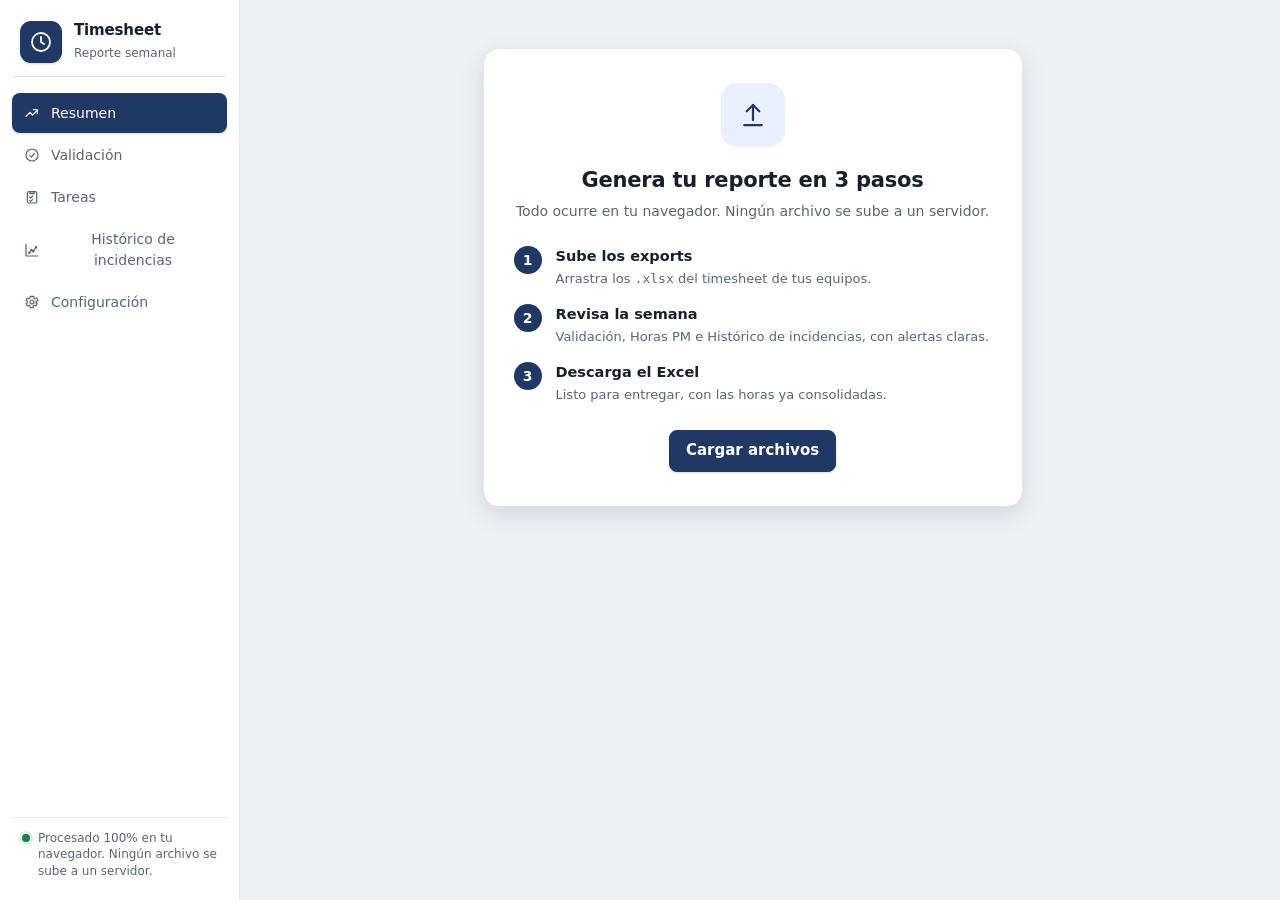
<file: app/index.html>
<!doctype html>
<html lang="es">
  <head>
    <meta charset="utf-8" />
    <meta name="viewport" content="width=device-width, initial-scale=1, viewport-fit=cover" />
    <title>Reporte semanal de horas</title>
    <link rel="icon" href="data:image/svg+xml,%3Csvg xmlns='http://www.w3.org/2000/svg' viewBox='0 0 24 24'%3E%3Crect width='24' height='24' rx='5' fill='%232e6f9e'/%3E%3Cpath d='M12 7v5l3 2' stroke='%23fff' stroke-width='2' fill='none' stroke-linecap='round' stroke-linejoin='round'/%3E%3C/svg%3E" />
    <link rel="stylesheet" href="./src/styles.css" />
    <script src="./vendor/xlsx.full.min.js" defer></script>
    <script src="./vendor/exceljs.min.js" defer></script>
  </head>
  <body>
    <div class="app">
      <aside class="sidebar">
        <div class="brand">
          <div class="logo" id="logo"><svg class="ic" width="24" height="24" viewBox="0 0 24 24" fill="none" stroke="currentColor" stroke-width="1.8" stroke-linecap="round" stroke-linejoin="round" aria-hidden="true"><circle cx="12" cy="12" r="9"/><path d="M12 7v5l3 2"/></svg></div>
          <div class="brand-text">
            <strong>Timesheet</strong>
            <span>Reporte semanal</span>
          </div>
        </div>

        <nav class="nav" id="nav" role="tablist" aria-label="Secciones">
          <button class="navitem" role="tab" data-tab="resumen"><svg class="ic" width="16" height="16" viewBox="0 0 24 24" fill="none" stroke="currentColor" stroke-width="1.8" stroke-linecap="round" stroke-linejoin="round" aria-hidden="true"><path d="M3 17l6-6 4 4 7-7"/><path d="M14 7h6v6"/></svg>Resumen</button>
          <button class="navitem" role="tab" data-tab="validacion"><svg class="ic" width="16" height="16" viewBox="0 0 24 24" fill="none" stroke="currentColor" stroke-width="1.8" stroke-linecap="round" stroke-linejoin="round" aria-hidden="true"><circle cx="12" cy="12" r="9"/><path d="M8.5 12.5l2.5 2.5 4.5-5"/></svg>Validación</button>
          <button class="navitem" role="tab" data-tab="tareas"><svg class="ic" width="16" height="16" viewBox="0 0 24 24" fill="none" stroke="currentColor" stroke-width="1.8" stroke-linecap="round" stroke-linejoin="round" aria-hidden="true"><rect x="5" y="4" width="14" height="17" rx="2"/><path d="M9 4h6v3H9z"/><path d="M8.5 12l1.5 1.5 3-3"/><path d="M8.5 17l1.5 1.5 3-3"/></svg>Tareas</button>
          <button class="navitem" role="tab" data-tab="historico"><svg class="ic" width="16" height="16" viewBox="0 0 24 24" fill="none" stroke="currentColor" stroke-width="1.8" stroke-linecap="round" stroke-linejoin="round" aria-hidden="true"><path d="M3 3v18h18"/><path d="M8 16l3-4 3 2 4-6"/><circle cx="8" cy="16" r="1"/><circle cx="11" cy="12" r="1"/><circle cx="14" cy="14" r="1"/><circle cx="18" cy="8" r="1"/></svg>Histórico de incidencias</button>
          <button class="navitem" role="tab" data-tab="config"><svg class="ic" width="16" height="16" viewBox="0 0 24 24" fill="none" stroke="currentColor" stroke-width="1.8" stroke-linecap="round" stroke-linejoin="round" aria-hidden="true"><circle cx="12" cy="12" r="3"/><path d="M19 12a7 7 0 0 0-.1-1l2-1.5-2-3.4-2.3 1a7 7 0 0 0-1.7-1l-.3-2.5H9.4l-.3 2.5a7 7 0 0 0-1.7 1l-2.3-1-2 3.4 2 1.5a7 7 0 0 0 0 2l-2 1.5 2 3.4 2.3-1a7 7 0 0 0 1.7 1l.3 2.5h4.2l.3-2.5a7 7 0 0 0 1.7-1l2.3 1 2-3.4-2-1.5a7 7 0 0 0 .1-1z"/></svg>Configuración</button>
        </nav>
        <script>
          // Marca la pestaña recordada antes de pintar, para que el activo no salte.
          try {
            var _t = (JSON.parse(localStorage.getItem("ts.ui.v1") || "{}").tab) || "resumen";
            if (_t === "tendencia" || _t === "incidencias") _t = "historico";
            if (_t === "pm") _t = "validacion";
            document.querySelectorAll("#nav .navitem").forEach(function (b) {
              if (b.dataset.tab === _t) b.setAttribute("aria-current", "page");
              else b.removeAttribute("aria-current");
            });
          } catch (e) {}
        </script>

        <div class="sidefoot">
          <span class="dot"></span>
          <span>Procesado 100% en tu navegador. Ningún archivo se sube a un servidor.</span>
        </div>
      </aside>

      <div class="main">
        <header class="topbar hidden">
          <div class="topbar-left hidden">
            <label class="f">Semana
              <select id="week"></select>
            </label>
            <label class="f">Desde
              <input id="from" type="date" />
            </label>
            <label class="f">Hasta
              <input id="to" type="date" />
            </label>
            <label class="toggle" style="align-self: flex-end; padding-bottom: 6px">
              <input id="dedupe" type="checkbox" /> Ignorar duplicados
            </label>
          </div>
          <div class="topbar-right">
            <span id="status" class="saveState"></span>
            <button id="btnDownload" class="primary" disabled><svg class="ic" width="16" height="16" viewBox="0 0 24 24" fill="none" stroke="currentColor" stroke-width="1.8" stroke-linecap="round" stroke-linejoin="round" aria-hidden="true"><path d="M12 3v12"/><path d="M7 11l5 5 5-5"/><path d="M5 21h14"/></svg>Descargar Excel</button>
          </div>
        </header>

        <main class="content">
          <section class="panel hidden" id="uploadPanel">
            <div id="drop" class="drop" tabindex="0" role="button" aria-label="Cargar archivos">
              <span id="dropIcon"><svg class="ic" width="26" height="26" viewBox="0 0 24 24" fill="none" stroke="currentColor" stroke-width="1.8" stroke-linecap="round" stroke-linejoin="round" aria-hidden="true"><path d="M12 16V4"/><path d="M7 9l5-5 5 5"/><path d="M5 20h14"/></svg></span>
              <div><strong>Arrastra aquí</strong> los <code>.xlsx</code> / <code>.xlsm</code>, o haz clic para elegirlos.</div>
              <input id="file" type="file" accept=".xlsx,.xlsm" multiple class="hidden" />
            </div>
            <ul id="files" class="files"></ul>
          </section>

          <div id="report" class="hidden">
            <section class="panel panel-flush">
              <div id="panel"></div>
            </section>
          </div>

          <div id="empty" class="onboard hidden">
            <div class="onboard-card">
              <div class="onboard-icon" id="onboardIcon"><svg class="ic" width="30" height="30" viewBox="0 0 24 24" fill="none" stroke="currentColor" stroke-width="1.8" stroke-linecap="round" stroke-linejoin="round" aria-hidden="true"><path d="M12 16V4"/><path d="M7 9l5-5 5 5"/><path d="M5 20h14"/></svg></div>
              <h2>Genera tu reporte en 3 pasos</h2>
              <p class="onboard-lead">Todo ocurre en tu navegador. Ningún archivo se sube a un servidor.</p>
              <ol class="steps">
                <li><span class="step-n">1</span><div><strong>Sube los exports</strong><p>Arrastra los <code>.xlsx</code> del timesheet de tus equipos.</p></div></li>
                <li><span class="step-n">2</span><div><strong>Revisa la semana</strong><p>Validación, Horas PM e Histórico de incidencias, con alertas claras.</p></div></li>
                <li><span class="step-n">3</span><div><strong>Descarga el Excel</strong><p>Listo para entregar, con las horas ya consolidadas.</p></div></li>
              </ol>
              <button class="primary" id="onboardBtn">Cargar archivos</button>
            </div>
          </div>

          <div id="loading" class="loading">
            <div class="loading-spin" aria-hidden="true"></div>
            <p>Cargando tus datos…</p>
          </div>
        </main>
      </div>
    </div>

    <div id="toast" class="toast hidden" role="status" aria-live="polite"></div>

    <script type="module" src="./src/ui/app.js"></script>
  </body>
</html>
</file>
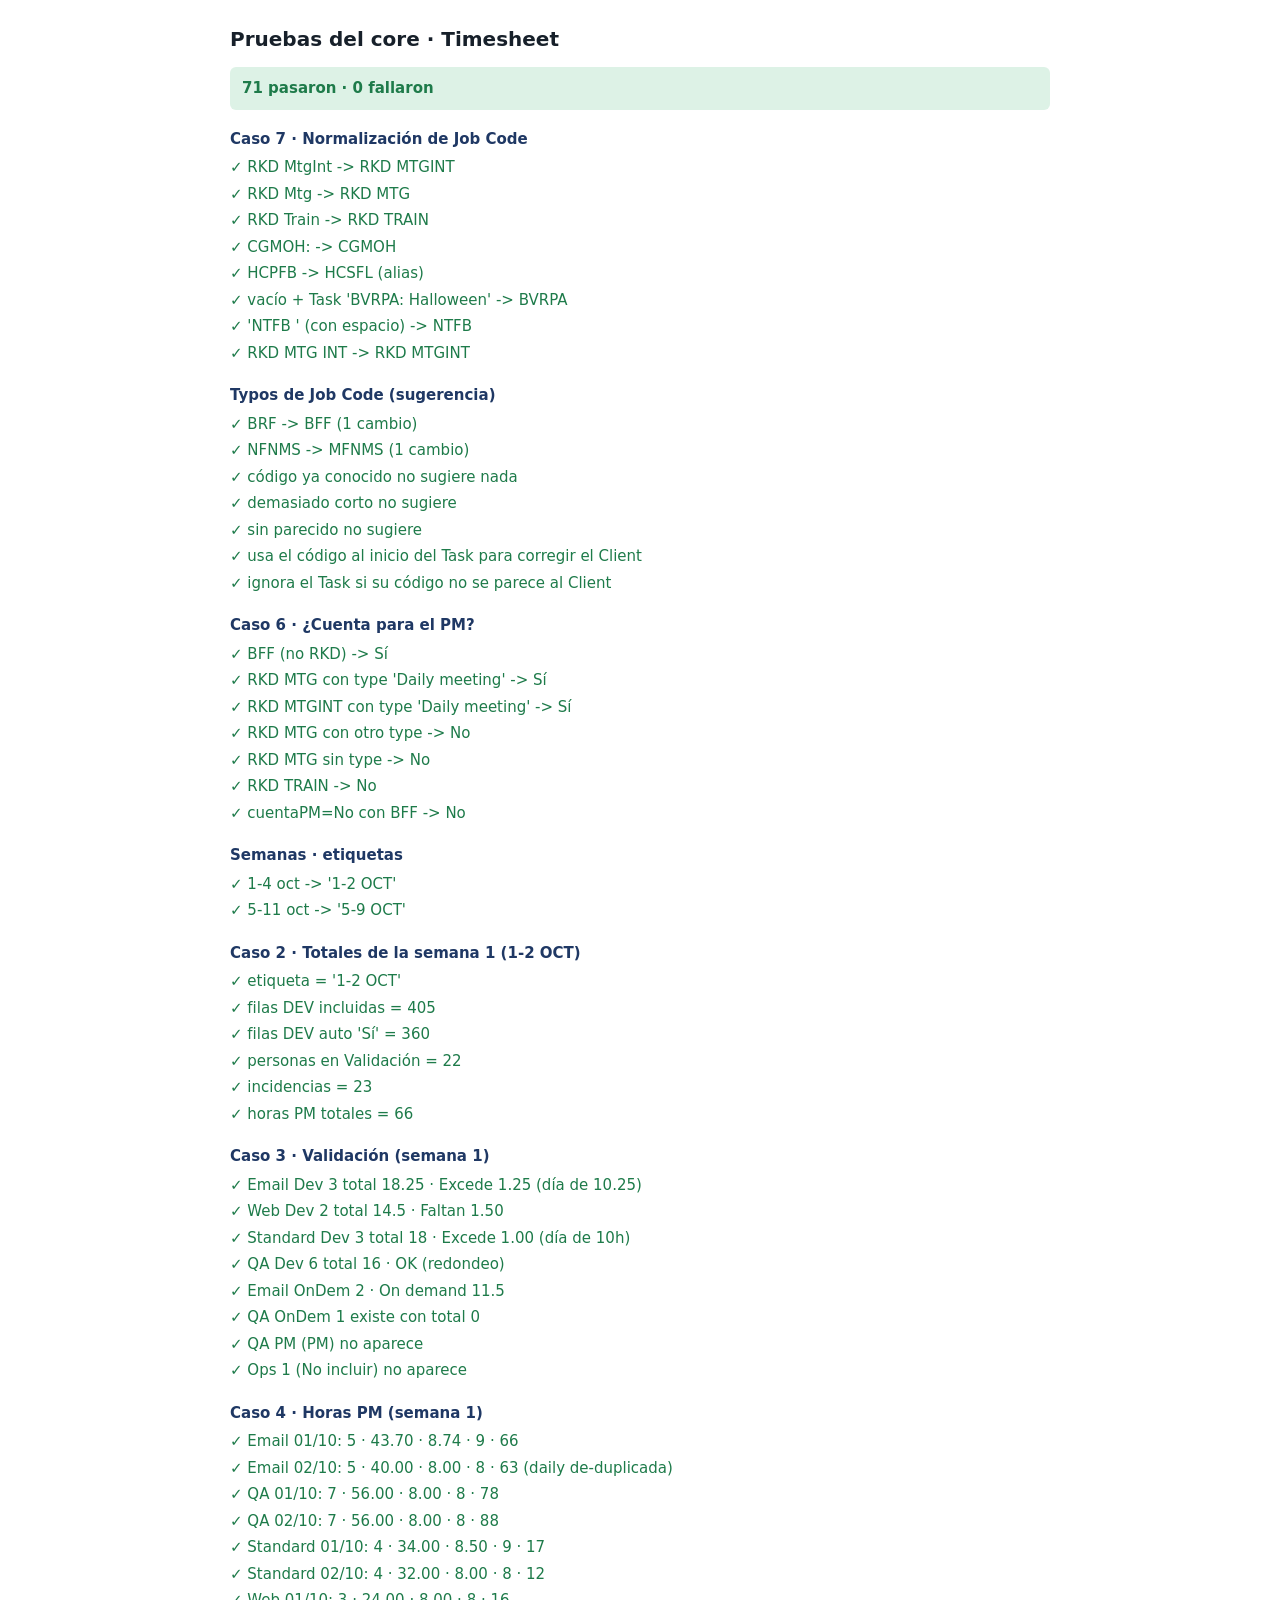
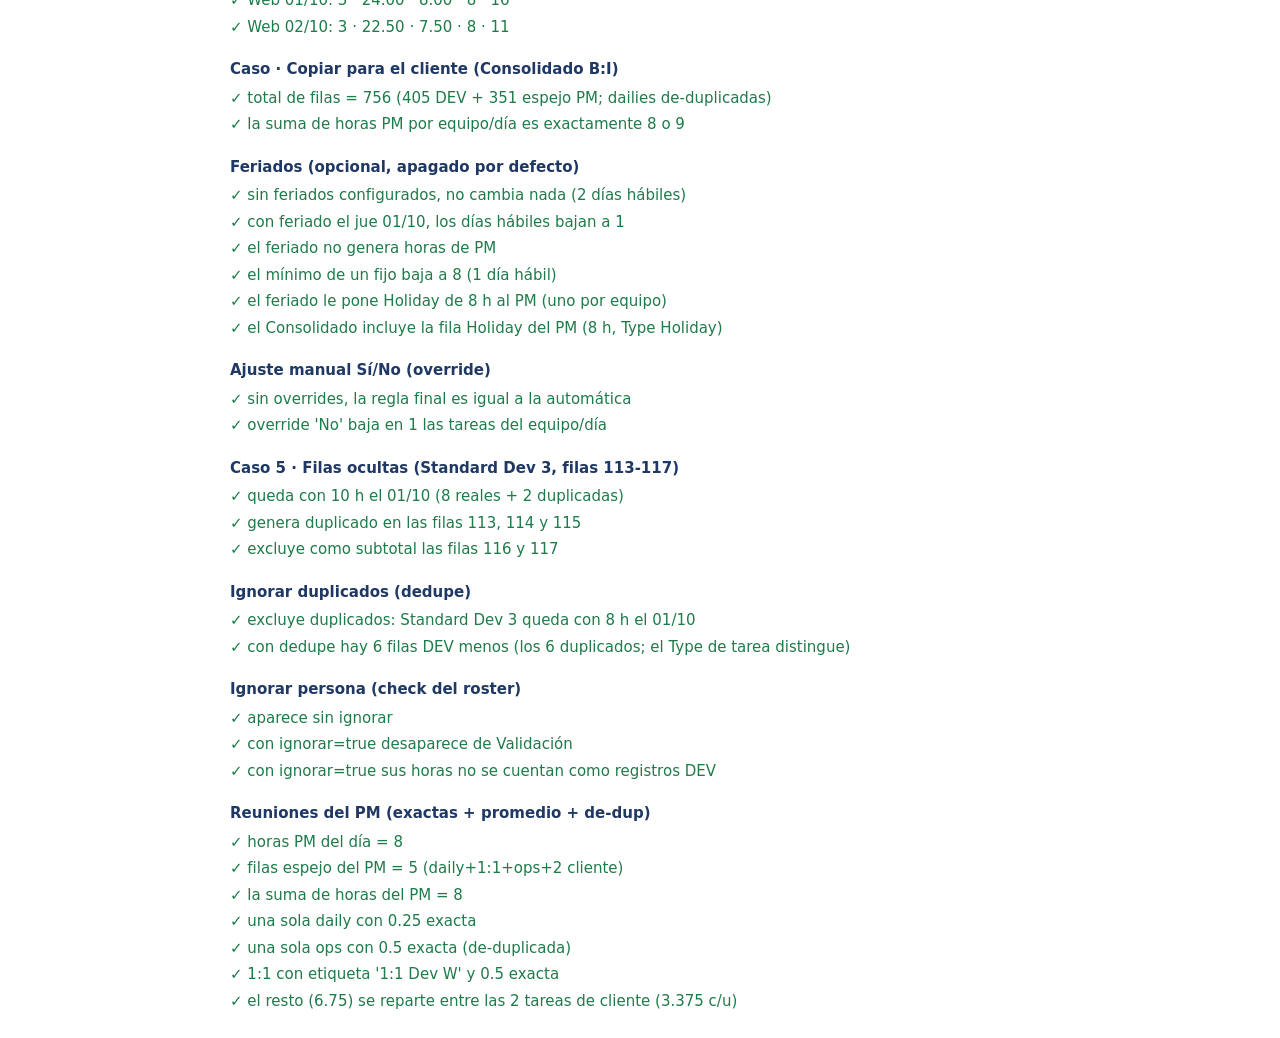
<file: app/test/tests.html>
<!doctype html>
<html lang="es">
  <head>
    <meta charset="utf-8" />
    <meta name="viewport" content="width=device-width, initial-scale=1" />
    <title>Pruebas · Timesheet core</title>
    <script src="../vendor/xlsx.full.min.js"></script>
    <style>
      body {
        font: 15px/1.5 "Segoe UI", system-ui, sans-serif;
        margin: 24px auto;
        max-width: 820px;
        color: #17202a;
      }
      h1 { font-size: 20px; }
      h3 { margin: 18px 0 4px; font-size: 15px; color: #1f3864; }
      ul { list-style: none; padding-left: 0; margin: 0; }
      li { padding: 2px 0; }
      li.ok { color: #1e7b4a; }
      li.fail { color: #a8381f; font-weight: 600; }
      .err { color: #a8381f; font-weight: 400; font-size: 13px; margin-left: 18px; }
      .summary { font-weight: 700; padding: 10px 12px; border-radius: 6px; margin-bottom: 12px; }
      .summary.ok { background: #ddf2e6; color: #1e7b4a; }
      .summary.fail { background: #fbe3dc; color: #a8381f; }
    </style>
  </head>
  <body>
    <h1>Pruebas del core · Timesheet</h1>
    <div id="out">Cargando…</div>
    <script type="module" src="./run.js"></script>
  </body>
</html>
</file>
<file: app/src/styles.css>
:root {
  box-sizing: border-box;
  --bg: #eef1f4;
  --surface: #ffffff;
  --ink: #17202a;
  --muted: #5a6573;
  --line: #e1e6ec;
  --line-strong: #d0d7df;
  --accent: #1f3864;
  --accent-ink: #ffffff;
  --accent-soft: #eaf0fb;
  --ok: #1e7b4a;
  --ok-bg: #ddf2e6;
  --bad: #a8381f;
  --bad-bg: #fbe3dc;
  --pm: #e6f0e0;
  --wk: #f3f5f8;
  --zebra: #f8fafc;
  --input: #fff7da;
  --shadow: 0 1px 2px rgba(16, 24, 40, 0.06), 0 1px 3px rgba(16, 24, 40, 0.1);
  --shadow-lg: 0 8px 24px rgba(16, 24, 40, 0.12);
  --radius: 10px;
}
@media (prefers-color-scheme: dark) {
  :root:not([data-theme="light"]) {
    --bg: #0f141a;
    --surface: #1a2129;
    --ink: #e6eaee;
    --muted: #9aa5b1;
    --line: #2a333d;
    --line-strong: #3a4552;
    --accent: #8fb2e8;
    --accent-ink: #0e1620;
    --accent-soft: #1d2a3d;
    --ok: #6fd39c;
    --ok-bg: #173527;
    --bad: #f09a82;
    --bad-bg: #3d2019;
    --pm: #1f2e22;
    --wk: #1f2730;
    --zebra: #1e262f;
    --input: #2e2a1a;
    --shadow: 0 1px 2px rgba(0, 0, 0, 0.3);
    --shadow-lg: 0 8px 24px rgba(0, 0, 0, 0.5);
  }
}
*, *::before, *::after { box-sizing: inherit; }
body {
  margin: 0;
  background: var(--bg);
  color: var(--ink);
  font: 15px/1.45 "Segoe UI", system-ui, -apple-system, sans-serif;
  font-variant-numeric: tabular-nums;
}
/* Reserva el espacio de la barra de scroll para que el layout no salte al cargar datos. */
html { scrollbar-gutter: stable; }
.wrap { max-width: 1280px; margin: 0 auto; padding: 22px 20px 72px; }

.ic { flex: none; vertical-align: -3px; }

/* ===== Shell de dashboard ===== */
.app { display: grid; grid-template-columns: 240px 1fr; min-height: 100vh; }
.sidebar {
  background: var(--surface); border-right: 1px solid var(--line);
  display: flex; flex-direction: column; gap: 6px; padding: 16px 12px;
  position: sticky; top: 0; height: 100vh;
}
.sidebar .brand { padding: 4px 8px 12px; margin-bottom: 4px; border-bottom: 1px solid var(--line); }
.brand-text strong { display: block; font-size: 15px; font-weight: 700; letter-spacing: -0.01em; }
.brand-text span { font-size: 12px; color: var(--muted); }
.nav { display: flex; flex-direction: column; gap: 2px; margin-top: 6px; }
.navitem {
  justify-content: flex-start; width: 100%; border: 0; background: none; color: var(--muted);
  padding: 10px 12px; border-radius: 8px; gap: 11px; font-weight: 500; font-size: 14px;
}
.navitem:hover { background: var(--accent-soft); color: var(--ink); }
.navitem[aria-current="page"] { background: var(--accent); color: var(--accent-ink); box-shadow: var(--shadow); }
.navitem[aria-current="page"] .ic { color: var(--accent-ink); }
.sidefoot {
  margin-top: auto; font-size: 12px; color: var(--muted); padding: 12px 10px 4px;
  border-top: 1px solid var(--line); display: flex; gap: 8px; align-items: flex-start; line-height: 1.4;
}
.sidefoot .dot { width: 8px; height: 8px; border-radius: 50%; background: var(--ok); flex: none; margin-top: 4px; box-shadow: 0 0 0 3px var(--ok-bg); }

.main { display: flex; flex-direction: column; min-width: 0; }
.topbar {
  position: sticky; top: 0; z-index: 6; background: var(--surface); border-bottom: 1px solid var(--line);
  padding: 12px 22px; display: flex; flex-wrap: wrap; gap: 12px 18px; align-items: flex-end; justify-content: space-between;
}
.topbar-left, .topbar-right { display: flex; gap: 10px 14px; align-items: flex-end; flex-wrap: wrap; }
.topbar-right { align-items: center; }
.content { padding: 20px 22px 64px; width: 100%; }
.panel-flush { padding: 0; overflow: hidden; }
.panel-flush > div { padding: 14px 16px; }

@media (max-width: 900px) {
  .app { grid-template-columns: 1fr; align-content: start; }
  .sidebar { position: static; height: auto; flex-direction: row; flex-wrap: wrap; align-items: center; gap: 8px; }
  .sidebar .brand { border-bottom: 0; padding: 4px 8px; margin: 0; }
  .nav { flex-direction: row; flex-wrap: wrap; margin: 0; }
  .sidefoot { display: none; }
  .topbar { position: static; }
}

header.top {
  display: flex; flex-wrap: wrap; gap: 14px 24px;
  align-items: center; justify-content: space-between; margin-bottom: 18px;
}
.brand { display: flex; align-items: center; gap: 12px; }
.brand .logo {
  width: 42px; height: 42px; border-radius: 11px; display: grid; place-items: center;
  background: var(--accent); color: var(--accent-ink); box-shadow: var(--shadow);
}
h1 { font-size: 22px; line-height: 1.1; margin: 0; font-weight: 700; letter-spacing: -0.01em; }
.sub { color: var(--muted); font-size: 13.5px; margin-top: 2px; }
.actions { display: flex; gap: 8px; }

.panel {
  background: var(--surface); border: 1px solid var(--line); border-radius: var(--radius);
  padding: 16px; margin-bottom: 14px; box-shadow: var(--shadow);
}
.row { display: flex; flex-wrap: wrap; gap: 10px 16px; align-items: center; }
.grow { flex: 1 1 auto; }

.drop {
  border: 1.5px dashed var(--line-strong); border-radius: var(--radius); padding: 26px;
  text-align: center; cursor: pointer; color: var(--muted);
  transition: border-color 0.15s, color 0.15s, background 0.15s, padding 0.15s;
  display: flex; flex-direction: column; align-items: center; gap: 8px;
}
.drop .ic { color: var(--accent); }
.drop.over { border-color: var(--accent); color: var(--ink); background: var(--accent-soft); }
.drop strong { color: var(--ink); }
.drop.compact { padding: 12px 16px; flex-direction: row; justify-content: center; font-size: 13.5px; gap: 8px; }
.drop.compact .ic { width: 16px; height: 16px; }
.files { list-style: none; margin: 12px 0 0; padding: 0; display: flex; flex-wrap: wrap; gap: 8px; }
.files li {
  background: var(--wk); border: 1px solid var(--line); border-radius: 999px;
  padding: 5px 8px 5px 12px; font-size: 13px; display: flex; gap: 8px; align-items: center;
}

button {
  font: inherit; cursor: pointer; border-radius: 8px; border: 1px solid var(--line-strong);
  background: var(--surface); color: var(--ink); padding: 7px 13px;
  display: inline-flex; align-items: center; gap: 7px; transition: background 0.12s, border-color 0.12s, box-shadow 0.12s;
}
button:hover { border-color: var(--accent); background: var(--accent-soft); }
button.primary {
  background: var(--accent); color: var(--accent-ink); border-color: var(--accent);
  font-weight: 600; padding: 9px 16px; box-shadow: var(--shadow);
}
button.primary:hover { filter: brightness(1.08); background: var(--accent); }
button.primary:disabled, button:disabled { opacity: 0.45; cursor: not-allowed; box-shadow: none; }
button.primary:disabled:hover { filter: none; }
button.x { border: 0; background: none; padding: 2px; color: var(--muted); border-radius: 6px; }
button.x:hover { background: var(--bad-bg); color: var(--bad); }
button:focus-visible, select:focus-visible, input:focus-visible, textarea:focus-visible {
  outline: 2px solid var(--accent); outline-offset: 1px;
}
select, input, textarea {
  font: inherit; color: var(--ink); background: var(--surface);
  border: 1px solid var(--line-strong); border-radius: 8px; padding: 7px 10px;
}
label.f { font-size: 12.5px; color: var(--muted); display: flex; flex-direction: column; gap: 4px; font-weight: 600; }

.stats { display: grid; grid-template-columns: repeat(auto-fit, minmax(160px, 1fr)); gap: 10px; margin-bottom: 14px; }
.stat {
  background: var(--surface); border: 1px solid var(--line); border-radius: var(--radius);
  padding: 12px 14px; box-shadow: var(--shadow); display: flex; align-items: center; gap: 12px;
}
.stat .si {
  width: 38px; height: 38px; border-radius: 10px; display: grid; place-items: center;
  background: var(--accent-soft); color: var(--accent); flex: none;
}
.stat b { display: block; font-size: 21px; line-height: 1.05; }
.stat span { font-size: 12.5px; color: var(--muted); }
.stat.bad .si { background: var(--bad-bg); color: var(--bad); }
.stat.bad b { color: var(--bad); }

nav.tabs { display: flex; gap: 2px; border-bottom: 1px solid var(--line); overflow-x: auto; }
nav.tabs button {
  border: 0; border-bottom: 3px solid transparent; border-radius: 0; background: none;
  padding: 11px 15px; color: var(--muted); white-space: nowrap; font-weight: 500;
}
nav.tabs button:hover { background: var(--accent-soft); color: var(--ink); }
nav.tabs button[aria-selected="true"] { color: var(--accent); border-bottom-color: var(--accent); font-weight: 700; }
.tabpanel {
  background: var(--surface); border: 1px solid var(--line); border-top: 0;
  border-radius: 0 0 var(--radius) var(--radius); padding: 14px 16px 16px; box-shadow: var(--shadow);
}

.toolbar { display: flex; flex-wrap: wrap; gap: 10px 14px; align-items: flex-end; margin-bottom: 12px; }
.searchbox { position: relative; display: flex; align-items: center; }
.searchbox .ic { position: absolute; left: 10px; color: var(--muted); width: 16px; height: 16px; }
.searchbox input { padding-left: 32px; min-width: 220px; }
.toggle { display: inline-flex; align-items: center; gap: 7px; font-size: 13.5px; color: var(--ink); cursor: pointer; }
.count { font-size: 13px; color: var(--muted); margin-left: auto; }
.pager { display: flex; align-items: center; justify-content: center; gap: 14px; margin-top: 12px; }
.pager button[disabled] { opacity: 0.45; cursor: default; }
.pageinfo { font-size: 13px; color: var(--muted); }

.scroll { overflow-x: auto; border-radius: 8px; }
table { border-collapse: collapse; width: 100%; font-size: 13.5px; }
th, td { padding: 7px 10px; text-align: left; vertical-align: middle; border-bottom: 1px solid var(--line); }
th {
  font-weight: 600; color: var(--muted); font-size: 12px; text-transform: uppercase; letter-spacing: 0.03em;
  background: var(--surface); position: sticky; top: 0; z-index: 1; border-bottom: 2px solid var(--line-strong);
}
tbody tr:nth-child(even) td { background: var(--zebra); }
tbody tr:hover td { background: var(--accent-soft); }
tbody tr.pmrow td { background: var(--wk); font-weight: 600; }
tbody tr.subtot td { background: var(--wk); font-weight: 700; color: var(--muted); border-top: 1px solid var(--line-strong); }
tbody tr.subtot td:last-child { color: var(--ink); }
table.sortable thead th { cursor: pointer; user-select: none; }
table.sortable thead th:hover { color: var(--accent); }
th.sort-asc::after { content: " ↑"; color: var(--accent); font-weight: 700; }
th.sort-desc::after { content: " ↓"; color: var(--accent); font-weight: 700; }
td.n, th.n { text-align: right; font-variant-numeric: tabular-nums; }
.tcell a { color: var(--accent); text-decoration: none; }
.tcell a:hover { text-decoration: underline; }
tr.grp td {
  background: var(--accent-soft) !important; font-weight: 700; color: var(--accent);
  text-transform: uppercase; letter-spacing: 0.04em; font-size: 12px; padding: 8px 10px;
}
td.bad { background: var(--bad-bg) !important; color: var(--bad); font-weight: 700; }
td.wk { background: var(--wk) !important; color: var(--muted); }
.chip { display: inline-flex; align-items: center; gap: 5px; padding: 2px 9px; border-radius: 999px; font-size: 12.5px; font-weight: 600; white-space: nowrap; }
.chip.ok { background: var(--ok-bg); color: var(--ok); }
.chip.bad { background: var(--bad-bg); color: var(--bad); }
.chip.od { background: var(--wk); color: var(--muted); }
.daypills { display: flex; flex-wrap: wrap; gap: 4px; margin-top: 5px; }
.daypill { font-size: 11px; font-weight: 600; color: var(--bad); background: var(--bad-bg); border-radius: 6px; padding: 1px 6px; white-space: nowrap; cursor: default; }

.miniadd { font-size: 12.5px; padding: 3px 9px; margin-left: 8px; }
.note { font-size: 13px; color: var(--muted); margin: 0 0 12px; max-width: 82ch; }
.empty { color: var(--muted); padding: 32px 8px; text-align: center; }

/* Pantalla inicial (onboarding) */
.onboard { display: flex; justify-content: center; padding: 28px 8px; }
.onboard-card { max-width: 540px; width: 100%; text-align: center; background: var(--surface); border: 1px solid var(--line); border-radius: 16px; padding: 34px 30px; box-shadow: var(--shadow-lg); }
.onboard-icon { width: 64px; height: 64px; margin: 0 auto 18px; border-radius: 16px; background: var(--accent-soft); color: var(--accent); display: grid; place-items: center; }
.onboard-card h2 { margin: 0 0 6px; font-size: 21px; letter-spacing: -0.01em; }
.onboard-lead { margin: 0 0 24px; color: var(--muted); font-size: 14px; }
.steps { list-style: none; margin: 0 0 26px; padding: 0; display: flex; flex-direction: column; gap: 16px; text-align: left; }
.steps li { display: flex; gap: 14px; align-items: flex-start; }
.step-n { flex: none; width: 28px; height: 28px; border-radius: 50%; background: var(--accent); color: var(--accent-ink); display: grid; place-items: center; font-weight: 700; font-size: 14px; }
.steps strong { display: block; font-size: 14.5px; }
.steps p { margin: 3px 0 0; color: var(--muted); font-size: 13px; line-height: 1.4; }

/* Encabezado de cada página/sección */
.pagehead { display: flex; justify-content: space-between; align-items: flex-start; gap: 16px; margin-bottom: 16px; flex-wrap: wrap; }
.pagetitle { font-size: 18px; font-weight: 700; margin: 0; letter-spacing: -0.01em; display: flex; align-items: center; gap: 9px; }
.pagetitle .ic { color: var(--accent); }
.pagesub { margin: 4px 0 0; font-size: 13px; color: var(--muted); }
.pagehead-right { display: flex; gap: 8px; align-items: center; flex-wrap: wrap; }

.sumchips { display: flex; gap: 8px; flex-wrap: wrap; }
.sumchip { display: inline-flex; align-items: center; gap: 7px; padding: 7px 12px; border-radius: 999px; font-size: 13px; font-weight: 600; background: var(--wk); border: 1px solid var(--line); }
.sumchip b { font-size: 15px; }
.sumchip.ok { background: var(--ok-bg); color: var(--ok); border-color: transparent; }
.sumchip.bad { background: var(--bad-bg); color: var(--bad); border-color: transparent; }

/* Punto de severidad del Histórico de incidencias */
.sev { display: inline-block; width: 9px; height: 9px; border-radius: 50%; margin-right: 9px; vertical-align: middle; }
.sev.err { background: var(--bad); }
.sev.warn { background: var(--warn-bar); }

.cfg-grid { display: grid; grid-template-columns: repeat(auto-fit, minmax(300px, 1fr)); gap: 14px; margin-bottom: 14px; align-items: start; }
.cfg-card { border: 1px solid var(--line); border-radius: 12px; padding: 16px; background: var(--surface); box-shadow: var(--shadow); margin-bottom: 14px; }
.cfg-grid > .cfg-card { margin-bottom: 0; }
.cfg-card h3 { font-size: 14px; margin: 0 0 12px; display: flex; align-items: center; gap: 8px; font-weight: 700; }
.cfg-card h3 .ic { color: var(--accent); }
.cfg-card .note { margin: -4px 0 12px; }
.field-grid { display: grid; grid-template-columns: repeat(auto-fit, minmax(135px, 1fr)); gap: 12px; }
.field { display: flex; flex-direction: column; gap: 5px; font-size: 12px; color: var(--muted); font-weight: 600; }
.field input { width: 100%; }
.cfg input, .cfg select, .cfg textarea { background: var(--surface); }
.cfg textarea { width: 100%; font-family: ui-monospace, "SF Mono", Menlo, monospace; resize: vertical; font-size: 13px; }
.cfg table th { background: var(--surface); }
.cfg table input, .cfg table select { border: 1px solid transparent; background: transparent; border-radius: 6px; padding: 5px 7px; width: 100%; min-width: 80px; }
.cfg table input:hover, .cfg table select:hover { border-color: var(--line-strong); }
.cfg table input:focus, .cfg table select:focus { background: var(--surface); border-color: var(--accent); }
.addbtn { margin-top: 12px; }

.saveState { font-size: 13px; color: var(--muted); display: inline-flex; align-items: center; gap: 5px; }
.saveState.ok { color: var(--ok); }
.hidden { display: none !important; }
.spinner { display: inline-block; width: 14px; height: 14px; border: 2px solid var(--line-strong); border-top-color: var(--accent); border-radius: 50%; animation: spin 0.7s linear infinite; vertical-align: -2px; }
@keyframes spin { to { transform: rotate(360deg); } }
.loading { display: flex; flex-direction: column; align-items: center; justify-content: center; gap: 14px; padding: 64px 8px; color: var(--muted); }
.loading-spin { width: 34px; height: 34px; border: 3px solid var(--line-strong); border-top-color: var(--accent); border-radius: 50%; animation: spin 0.7s linear infinite; }
.loading p { margin: 0; font-size: 14px; }

/* Gráficos */
.charts { display: grid; grid-template-columns: repeat(auto-fit, minmax(270px, 1fr)); gap: 14px; margin-top: 6px; }
.chartcard { border: 1px solid var(--line); border-radius: 12px; padding: 14px 16px; background: var(--surface); box-shadow: var(--shadow); }
.chart-title { margin: 0 0 14px; font-size: 13.5px; font-weight: 600; color: var(--muted); display: flex; align-items: center; gap: 8px; }
.chart-title .ic { color: var(--accent); }
.bignum { font-size: 40px; font-weight: 800; letter-spacing: -0.02em; line-height: 1; display: flex; align-items: baseline; gap: 8px; padding: 8px 0 6px; }
.bignum small { font-size: 15px; font-weight: 600; color: var(--muted); }
.bars { display: flex; flex-direction: column; gap: 11px; }
.bar-row { display: grid; grid-template-columns: 92px 1fr 58px; align-items: center; gap: 10px; }
.bar-label { font-size: 12.5px; color: var(--ink); overflow: hidden; text-overflow: ellipsis; white-space: nowrap; }
.bar-track { background: var(--wk); border-radius: 999px; height: 12px; overflow: hidden; }
.bar-fill { height: 100%; border-radius: 999px; transition: width 0.5s cubic-bezier(0.2, 0.8, 0.2, 1); }
.bar-val { font-size: 12.5px; font-weight: 700; text-align: right; font-variant-numeric: tabular-nums; }
.donutwrap { display: flex; gap: 18px; align-items: center; flex-wrap: wrap; }
.donut-num { font-size: 22px; font-weight: 700; fill: var(--ink); }
.donut-lbl { font-size: 10px; fill: var(--muted); text-transform: uppercase; letter-spacing: 0.04em; }
.legend { list-style: none; margin: 0; padding: 0; display: flex; flex-direction: column; gap: 8px; font-size: 13px; min-width: 150px; }
.legend li { display: flex; align-items: center; gap: 9px; }
.legend b { margin-left: auto; font-variant-numeric: tabular-nums; }
.dotc { width: 11px; height: 11px; border-radius: 3px; flex: none; }

@keyframes panelFade { from { opacity: 0; transform: translateY(6px); } to { opacity: 1; transform: none; } }
.fade { animation: panelFade 0.22s ease; }

.toast {
  position: fixed; left: 50%; bottom: 24px; transform: translateX(-50%);
  background: var(--accent); color: var(--accent-ink); padding: 11px 18px; border-radius: 10px;
  box-shadow: var(--shadow-lg); font-size: 14px; z-index: 50; max-width: 90vw;
}
</file>
